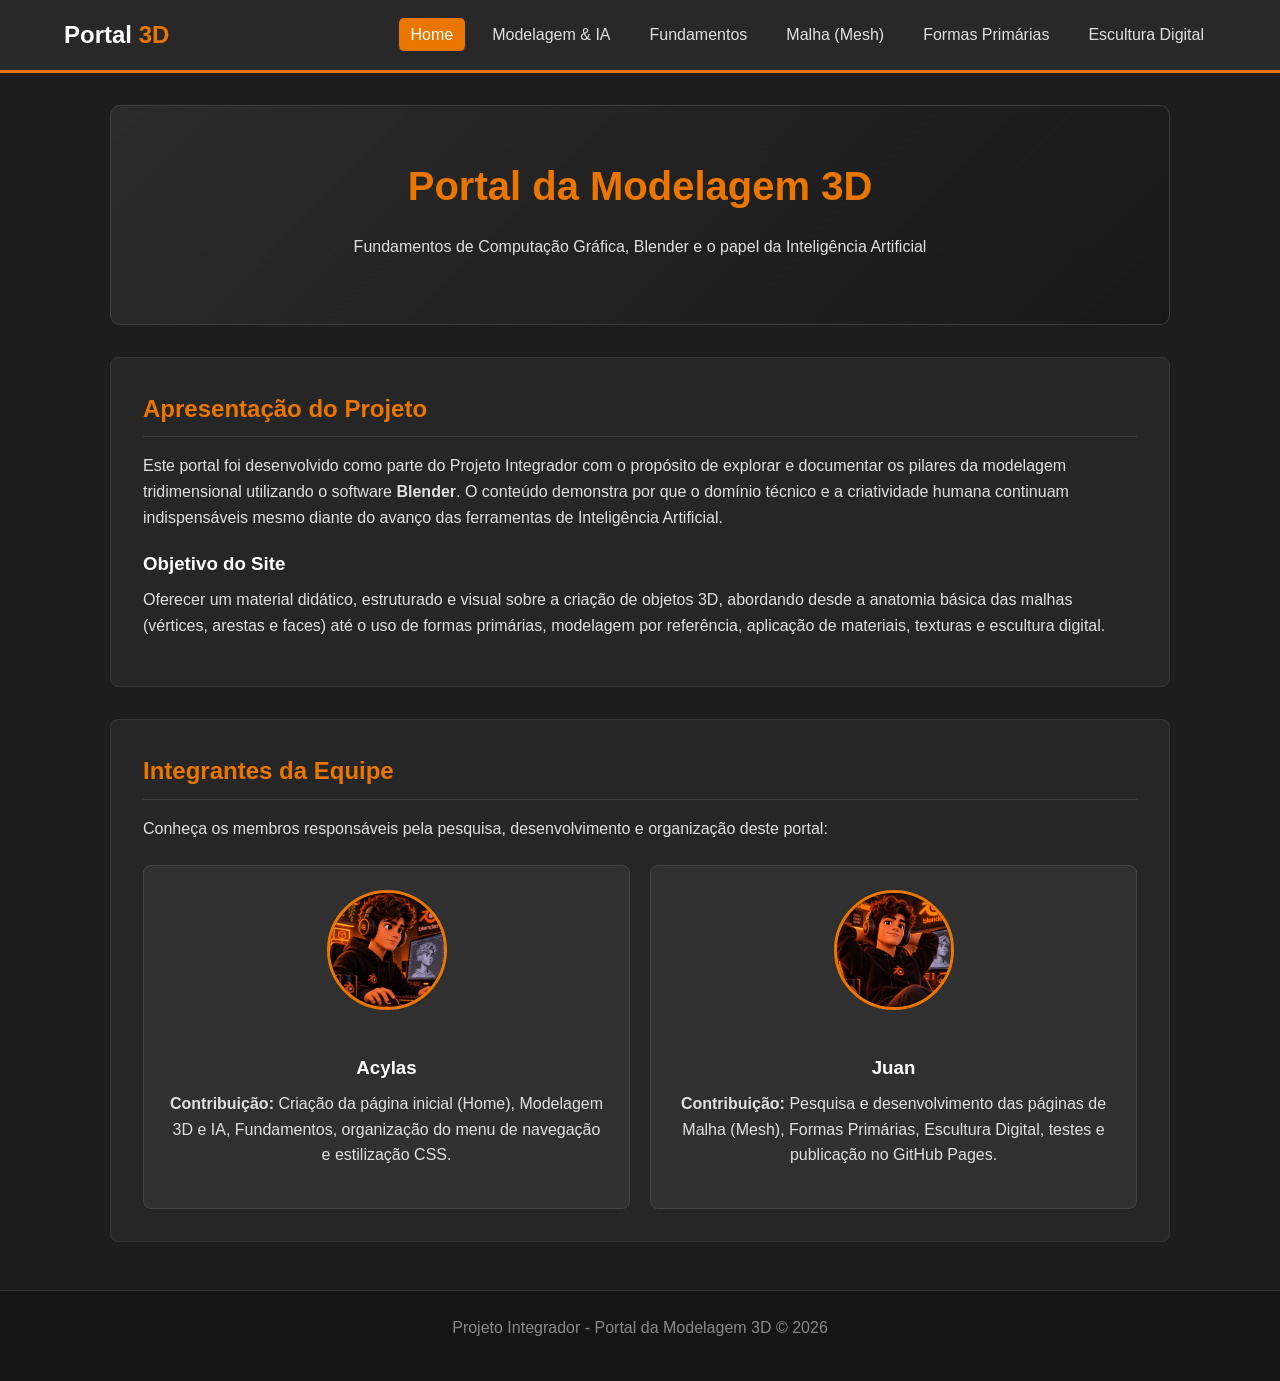
<file: index.html>
<!DOCTYPE html>
<html lang="pt-BR">
<head>
    <meta charset="UTF-8">
    <meta name="viewport" content="width=device-width, initial-scale=1.0">
    <title>Home - Portal 3D</title>
    <link rel="stylesheet" href="style.css">
</head>
<body>
    <header>
        <div class="logo">Portal <span>3D</span></div>
        <nav>
            <ul>
                <li><a href="index.html" class="ativo">Home</a></li>
                <li><a href="paginas/modelagem3d.html">Modelagem & IA</a></li>
                <li><a href="paginas/fundamentos.html">Fundamentos</a></li>
                <li><a href="paginas/mesh.html">Malha (Mesh)</a></li>
                <li><a href="paginas/formas.html">Formas Primárias</a></li>
                <li><a href="paginas/escultura.html">Escultura Digital</a></li>
            </ul>
        </nav>
    </header>

    <main>
        <div class="hero">
            <h1>Portal da Modelagem 3D</h1>
            <p>Fundamentos de Computação Gráfica, Blender e o papel da Inteligência Artificial</p>
        </div>

        <section>
            <h2>Apresentação do Projeto</h2>
            <p>Este portal foi desenvolvido como parte do Projeto Integrador com o propósito de explorar e documentar os pilares da modelagem tridimensional utilizando o software <strong>Blender</strong>. O conteúdo demonstra por que o domínio técnico e a criatividade humana continuam indispensáveis mesmo diante do avanço das ferramentas de Inteligência Artificial.</p>
            
            <h3>Objetivo do Site</h3>
            <p>Oferecer um material didático, estruturado e visual sobre a criação de objetos 3D, abordando desde a anatomia básica das malhas (vértices, arestas e faces) até o uso de formas primárias, modelagem por referência, aplicação de materiais, texturas e escultura digital.</p>
        </section>

        <section>
            <h2>Integrantes da Equipe</h2>
            <p>Conheça os membros responsáveis pela pesquisa, desenvolvimento e organização deste portal:</p>

            <div class="grid-cards">
                <div class="card">
                    <img src="paginas/imagens/0f679bbd-924c-45c1-a65b-ed9233f69ff2.png" alt="Avatar Acylas">
                    <h3>Acylas</h3>
                    <p><strong>Contribuição:</strong> Criação da página inicial (Home), Modelagem 3D e IA, Fundamentos, organização do menu de navegação e estilização CSS.</p>
                </div>

                <div class="card">
                    <img src="paginas/imagens/19b88e48-5088-450a-aa83-69717d3044c1.png" alt="Avatar Juan">
                    <h3>Juan</h3>
                    <p><strong>Contribuição:</strong> Pesquisa e desenvolvimento das páginas de Malha (Mesh), Formas Primárias, Escultura Digital, testes e publicação no GitHub Pages.</p>
                </div>
            </div>
        </section>
    </main>

    <footer>
        <p>Projeto Integrador - Portal da Modelagem 3D © 2026</p>
    </footer>

    <script src="script.js"></script>
</body>
</html>
</file>
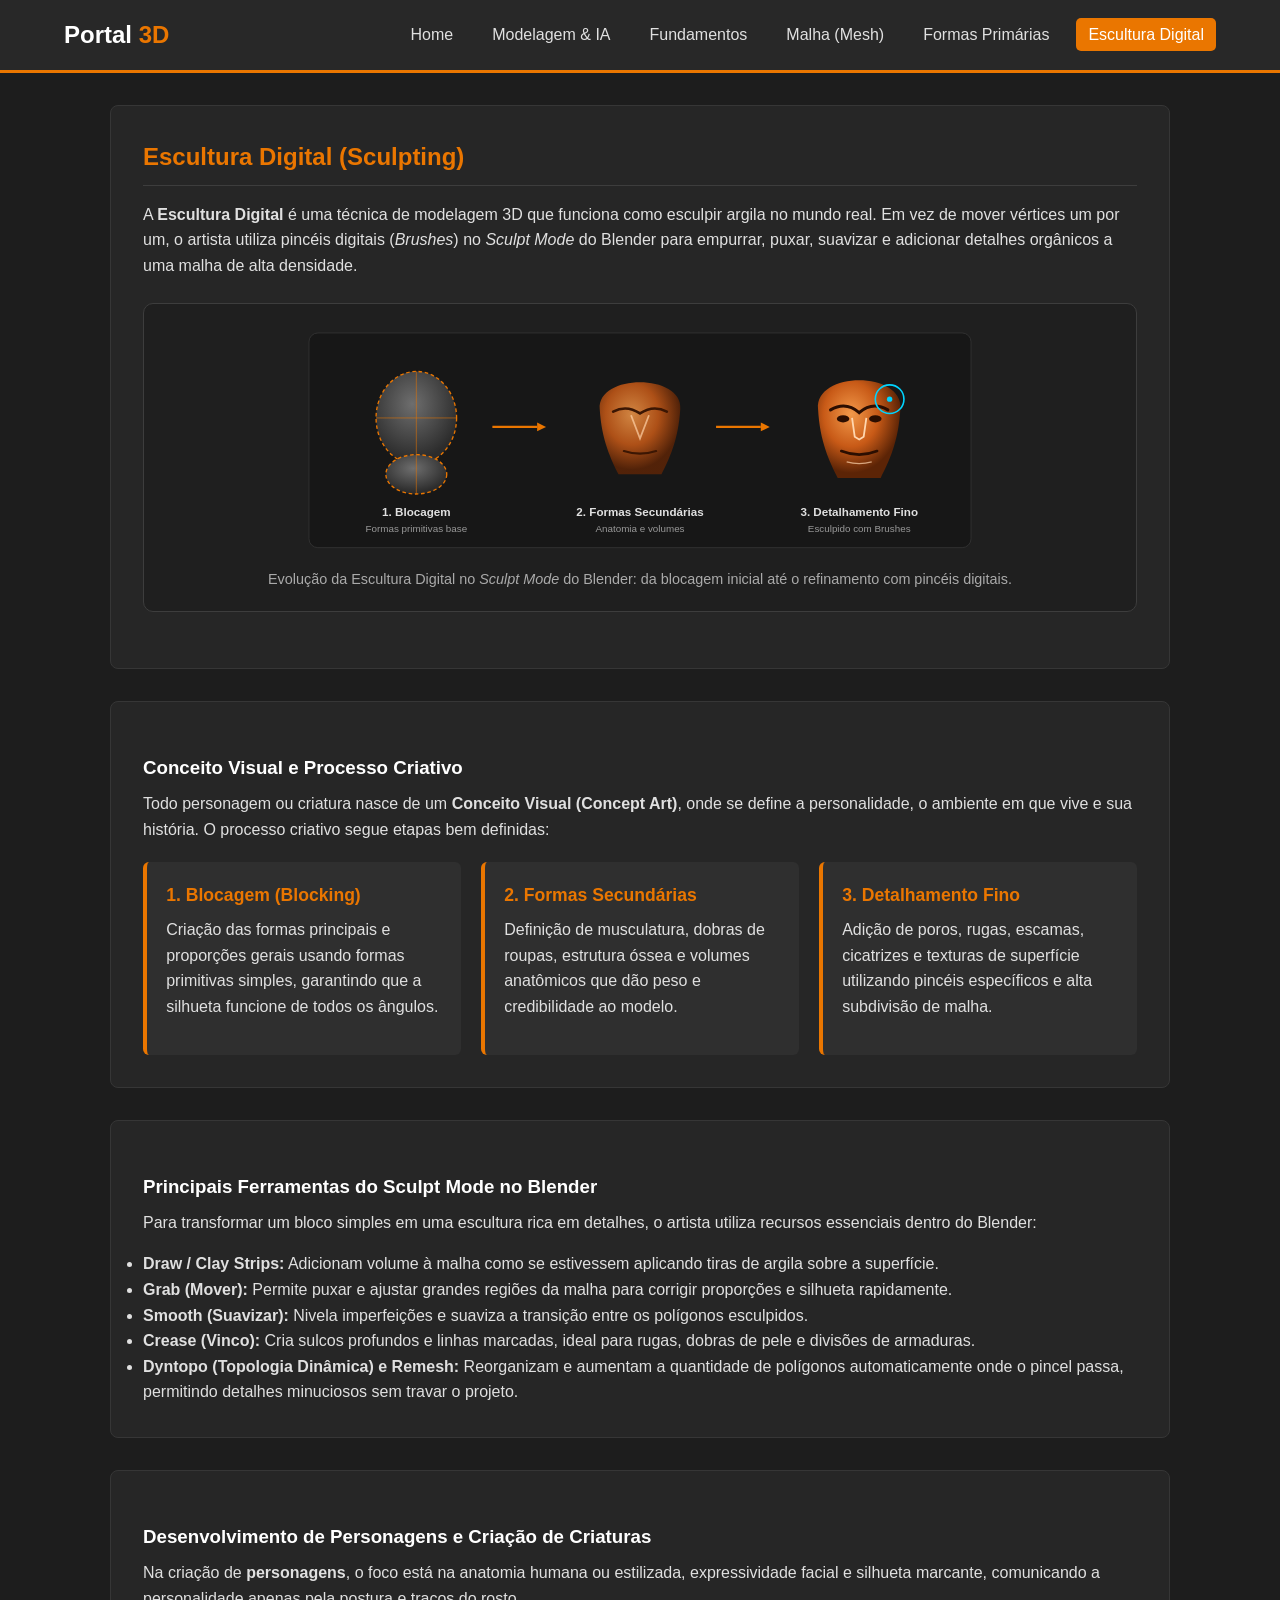
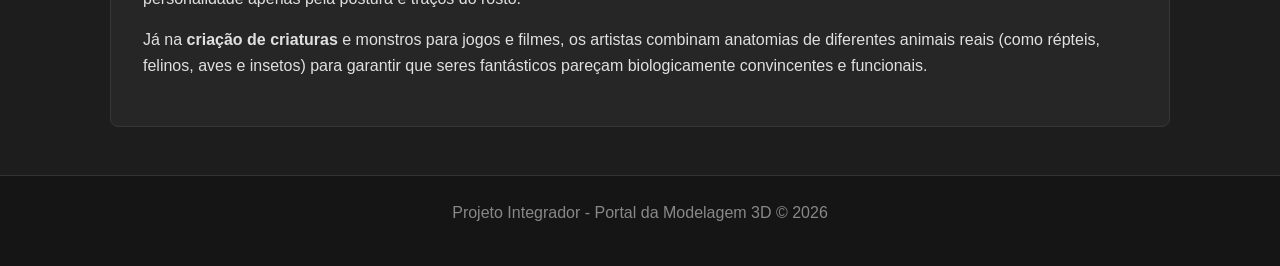
<file: paginas/escultura.html>
<!DOCTYPE html>
<html lang="pt-BR">
<head>
    <meta charset="UTF-8">
    <meta name="viewport" content="width=device-width, initial-scale=1.0">
    <title>Escultura Digital - Portal 3D</title>
    <link rel="stylesheet" href="../style.css">
    <style>
        .ilustracao-box {
            background-color: #1f1f1f;
            border: 1px solid #3d3d3d;
            border-radius: 10px;
            padding: 20px;
            margin: 1.5rem 0;
            text-align: center;
        }
        .ilustracao-box svg {
            width: 100%;
            max-width: 680px;
            height: auto;
            display: block;
            margin: 0 auto 12px auto;
        }
        .legenda-ilustracao {
            font-size: 0.9rem;
            color: #aaaaaa;
            margin-bottom: 0;
        }
        .etapas-grid {
            display: grid;
            grid-template-columns: repeat(auto-fit, minmax(260px, 1fr));
            gap: 20px;
            margin-top: 1.2rem;
        }
        .etapa-card {
            background-color: #2f2f2f;
            border-left: 4px solid #ea7600;
            padding: 1.2rem;
            border-radius: 6px;
        }
        .etapa-card h4 {
            color: #ea7600;
            margin-bottom: 0.5rem;
            font-size: 1.1rem;
        }
    </style>
</head>
<body>
    <header>
        <div class="logo">Portal <span>3D</span></div>
        <nav>
            <ul>
                <li><a href="../index.html">Home</a></li>
                <li><a href="modelagem3d.html">Modelagem & IA</a></li>
                <li><a href="fundamentos.html">Fundamentos</a></li>
                <li><a href="mesh.html">Malha (Mesh)</a></li>
                <li><a href="formas.html">Formas Primárias</a></li>
                <li><a href="escultura.html" class="ativo">Escultura Digital</a></li>
            </ul>
        </nav>
    </header>

    <main>
        <section>
            <h2>Escultura Digital (Sculpting)</h2>
            <p>A <strong>Escultura Digital</strong> é uma técnica de modelagem 3D que funciona como esculpir argila no mundo real. Em vez de mover vértices um por um, o artista utiliza pincéis digitais (<em>Brushes</em>) no <em>Sculpt Mode</em> do Blender para empurrar, puxar, suavizar e adicionar detalhes orgânicos a uma malha de alta densidade.</p>

            <div class="ilustracao-box">
                <svg viewBox="0 0 760 260" xmlns="http://www.w3.org/2000/svg">
                    <defs>
                        <radialGradient id="argilaGrad" cx="40%" cy="35%" r="60%">
                            <stop offset="0%" stop-color="#f2994a"/>
                            <stop offset="55%" stop-color="#c85a17"/>
                            <stop offset="100%" stop-color="#5c2406"/>
                        </radialGradient>
                        <radialGradient id="baseGrad" cx="45%" cy="35%" r="60%">
                            <stop offset="0%" stop-color="#6e6e6e"/>
                            <stop offset="100%" stop-color="#2c2c2c"/>
                        </radialGradient>
                    </defs>

                    <!-- Fundo da area de trabalho -->
                    <rect x="10" y="10" width="740" height="240" rx="10" fill="#171717" stroke="#333333"/>

                    <!-- Etapa 1: Blocagem -->
                    <g transform="translate(130, 120)">
                        <ellipse cx="0" cy="-15" rx="45" ry="52" fill="url(#baseGrad)" stroke="#ea7600" stroke-width="1.5" stroke-dasharray="4,3"/>
                        <ellipse cx="0" cy="48" rx="34" ry="22" fill="url(#baseGrad)" stroke="#ea7600" stroke-width="1.5" stroke-dasharray="4,3"/>
                        <line x1="-45" y1="-15" x2="45" y2="-15" stroke="#ea7600" stroke-width="1" opacity="0.6"/>
                        <line x1="0" y1="-67" x2="0" y2="70" stroke="#ea7600" stroke-width="1" opacity="0.6"/>
                        <text x="0" y="95" fill="#e0e0e0" font-size="13" font-weight="bold" text-anchor="middle">1. Blocagem</text>
                        <text x="0" y="112" fill="#999999" font-size="11" text-anchor="middle">Formas primitivas base</text>
                    </g>

                    <!-- Seta 1 -> 2 -->
                    <path d="M 215 115 L 265 115" stroke="#ea7600" stroke-width="2.5"/>
                    <polygon points="265,110 275,115 265,120" fill="#ea7600"/>

                    <!-- Etapa 2: Formas Secundarias -->
                    <g transform="translate(380, 120)">
                        <path d="M -45 -25 C -48 -65, 48 -65, 45 -25 C 43 10, 32 32, 24 48 L -24 48 C -32 32, -43 10, -45 -25 Z" fill="url(#argilaGrad)" opacity="0.85"/>
                        <!-- Arcos superciliares e macas do rosto -->
                        <path d="M -30 -22 Q -15 -30, 0 -20 Q 15 -30, 30 -22" fill="none" stroke="#3b1603" stroke-width="3" stroke-linecap="round"/>
                        <path d="M -10 -18 L 0 8 L 10 -18" fill="none" stroke="#ffd2a6" stroke-width="2" opacity="0.7"/>
                        <path d="M -18 22 Q 0 28, 18 22" fill="none" stroke="#3b1603" stroke-width="2.5" stroke-linecap="round"/>
                        <text x="0" y="95" fill="#e0e0e0" font-size="13" font-weight="bold" text-anchor="middle">2. Formas Secundárias</text>
                        <text x="0" y="112" fill="#999999" font-size="11" text-anchor="middle">Anatomia e volumes</text>
                    </g>

                    <!-- Seta 2 -> 3 -->
                    <path d="M 465 115 L 515 115" stroke="#ea7600" stroke-width="2.5"/>
                    <polygon points="515,110 525,115 515,120" fill="#ea7600"/>

                    <!-- Etapa 3: Detalhamento Fino + Brush -->
                    <g transform="translate(625, 120)">
                        <path d="M -46 -25 C -50 -68, 50 -68, 46 -25 C 44 12, 33 34, 24 52 L -24 52 C -33 34, -44 12, -46 -25 Z" fill="url(#argilaGrad)"/>
                        <!-- Detalhes de expressao e texturas -->
                        <path d="M -32 -24 Q -15 -34, 0 -21 Q 15 -34, 32 -24" fill="none" stroke="#2b0e01" stroke-width="3.5" stroke-linecap="round"/>
                        <ellipse cx="-18" cy="-14" rx="7" ry="4" fill="#2b0e01"/>
                        <ellipse cx="18" cy="-14" rx="7" ry="4" fill="#2b0e01"/>
                        <path d="M -8 -15 L -5 6 L 0 9 L 5 6 L 8 -15" fill="none" stroke="#ffd7b0" stroke-width="2"/>
                        <path d="M -20 22 Q 0 30, 20 22" fill="none" stroke="#2b0e01" stroke-width="3" stroke-linecap="round"/>
                        <path d="M -14 34 Q 0 38, 14 34" fill="none" stroke="#ffd7b0" stroke-width="1.5" opacity="0.7"/>
                        <!-- Simbolo de Brush do Blender -->
                        <circle cx="34" cy="-36" r="16" fill="none" stroke="#00d4ff" stroke-width="1.8"/>
                        <circle cx="34" cy="-36" r="3" fill="#00d4ff"/>
                        <text x="0" y="95" fill="#e0e0e0" font-size="13" font-weight="bold" text-anchor="middle">3. Detalhamento Fino</text>
                        <text x="0" y="112" fill="#999999" font-size="11" text-anchor="middle">Esculpido com Brushes</text>
                    </g>
                </svg>
                <p class="legenda-ilustracao">Evolução da Escultura Digital no <em>Sculpt Mode</em> do Blender: da blocagem inicial até o refinamento com pincéis digitais.</p>
            </div>
        </section>

        <section>
            <h3>Conceito Visual e Processo Criativo</h3>
            <p>Todo personagem ou criatura nasce de um <strong>Conceito Visual (Concept Art)</strong>, onde se define a personalidade, o ambiente em que vive e sua história. O processo criativo segue etapas bem definidas:</p>

            <div class="etapas-grid">
                <div class="etapa-card">
                    <h4>1. Blocagem (Blocking)</h4>
                    <p>Criação das formas principais e proporções gerais usando formas primitivas simples, garantindo que a silhueta funcione de todos os ângulos.</p>
                </div>

                <div class="etapa-card">
                    <h4>2. Formas Secundárias</h4>
                    <p>Definição de musculatura, dobras de roupas, estrutura óssea e volumes anatômicos que dão peso e credibilidade ao modelo.</p>
                </div>

                <div class="etapa-card">
                    <h4>3. Detalhamento Fino</h4>
                    <p>Adição de poros, rugas, escamas, cicatrizes e texturas de superfície utilizando pincéis específicos e alta subdivisão de malha.</p>
                </div>
            </div>
        </section>

        <section>
            <h3>Principais Ferramentas do Sculpt Mode no Blender</h3>
            <p>Para transformar um bloco simples em uma escultura rica em detalhes, o artista utiliza recursos essenciais dentro do Blender:</p>
            <ul>
                <li><strong>Draw / Clay Strips:</strong> Adicionam volume à malha como se estivessem aplicando tiras de argila sobre a superfície.</li>
                <li><strong>Grab (Mover):</strong> Permite puxar e ajustar grandes regiões da malha para corrigir proporções e silhueta rapidamente.</li>
                <li><strong>Smooth (Suavizar):</strong> Nivela imperfeições e suaviza a transição entre os polígonos esculpidos.</li>
                <li><strong>Crease (Vinco):</strong> Cria sulcos profundos e linhas marcadas, ideal para rugas, dobras de pele e divisões de armaduras.</li>
                <li><strong>Dyntopo (Topologia Dinâmica) e Remesh:</strong> Reorganizam e aumentam a quantidade de polígonos automaticamente onde o pincel passa, permitindo detalhes minuciosos sem travar o projeto.</li>
            </ul>
        </section>

        <section>
            <h3>Desenvolvimento de Personagens e Criação de Criaturas</h3>
            <p>Na criação de <strong>personagens</strong>, o foco está na anatomia humana ou estilizada, expressividade facial e silhueta marcante, comunicando a personalidade apenas pela postura e traços do rosto.</p>
            <p>Já na <strong>criação de criaturas</strong> e monstros para jogos e filmes, os artistas combinam anatomias de diferentes animais reais (como répteis, felinos, aves e insetos) para garantir que seres fantásticos pareçam biologicamente convincentes e funcionais.</p>
        </section>
    </main>

    <footer>
        <p>Projeto Integrador - Portal da Modelagem 3D © 2026</p>
    </footer>

    <script src="../script.js"></script>
</body>
</html>
</file>
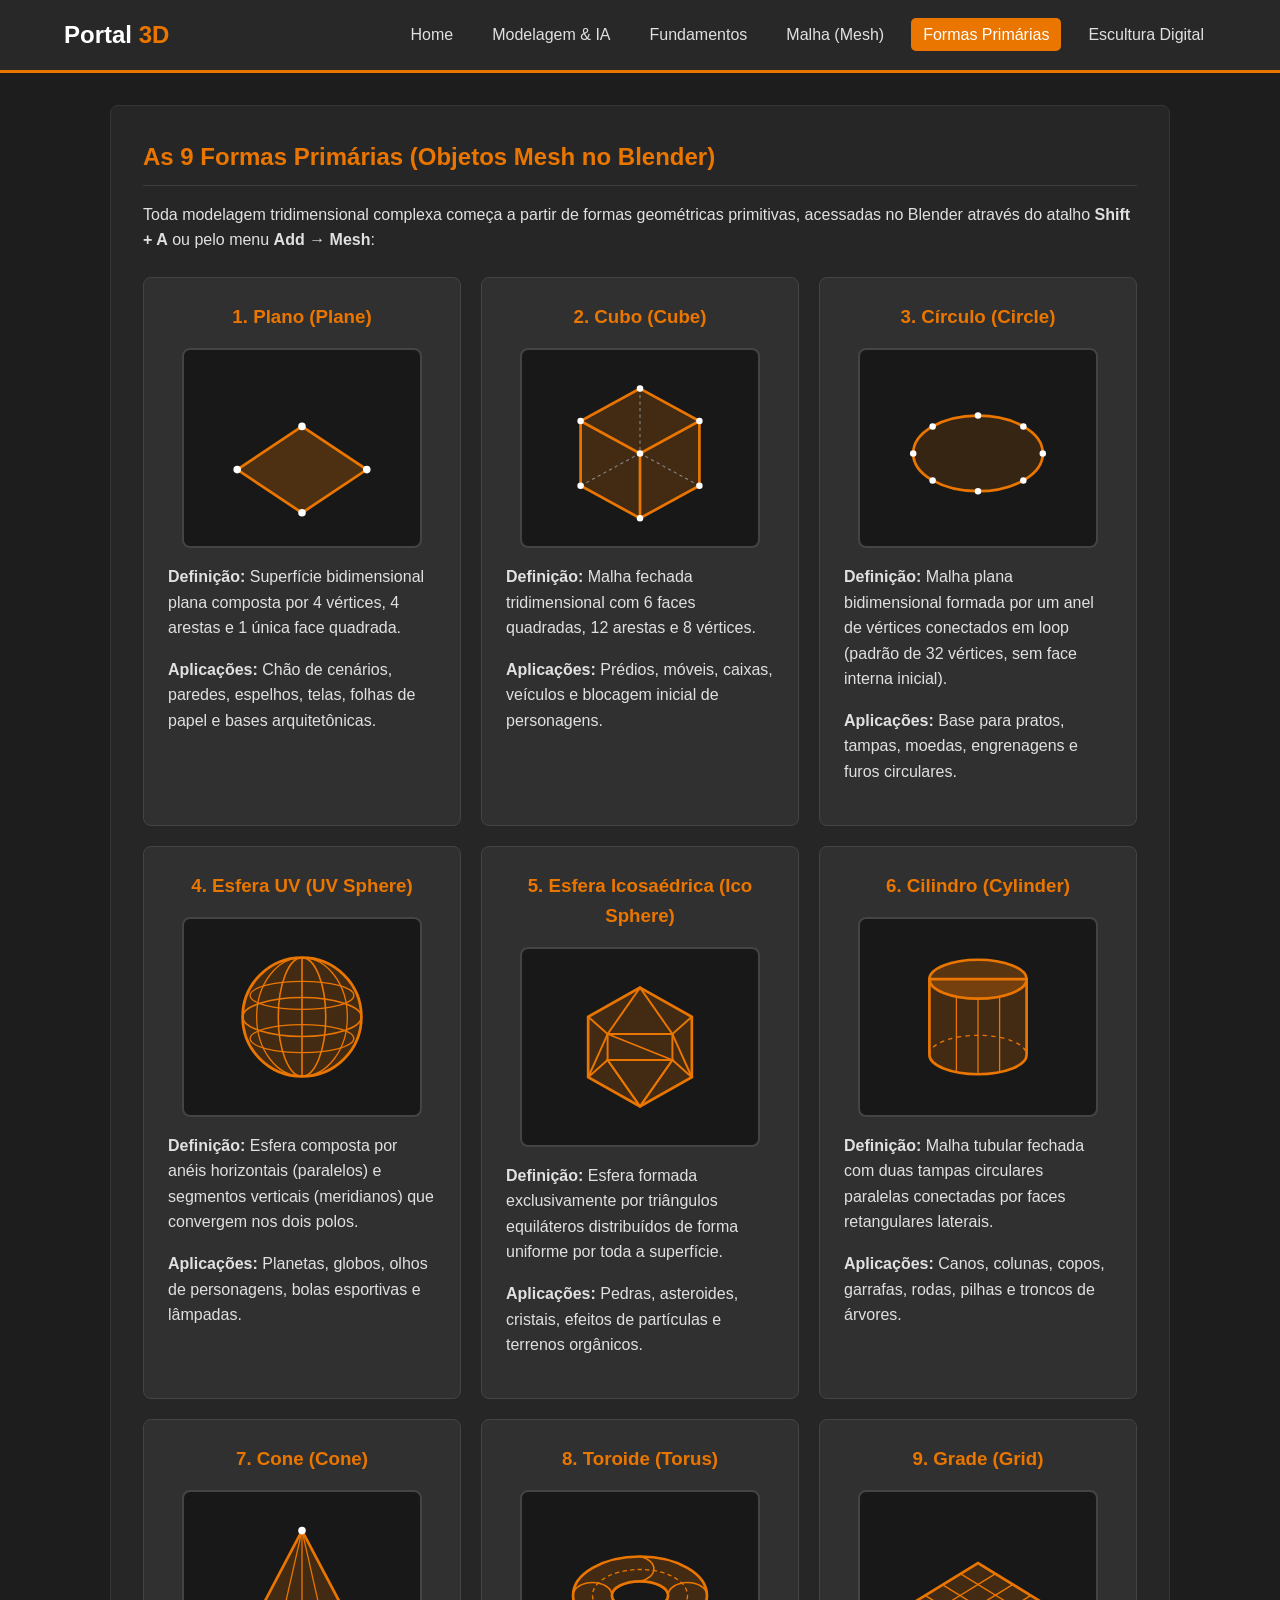
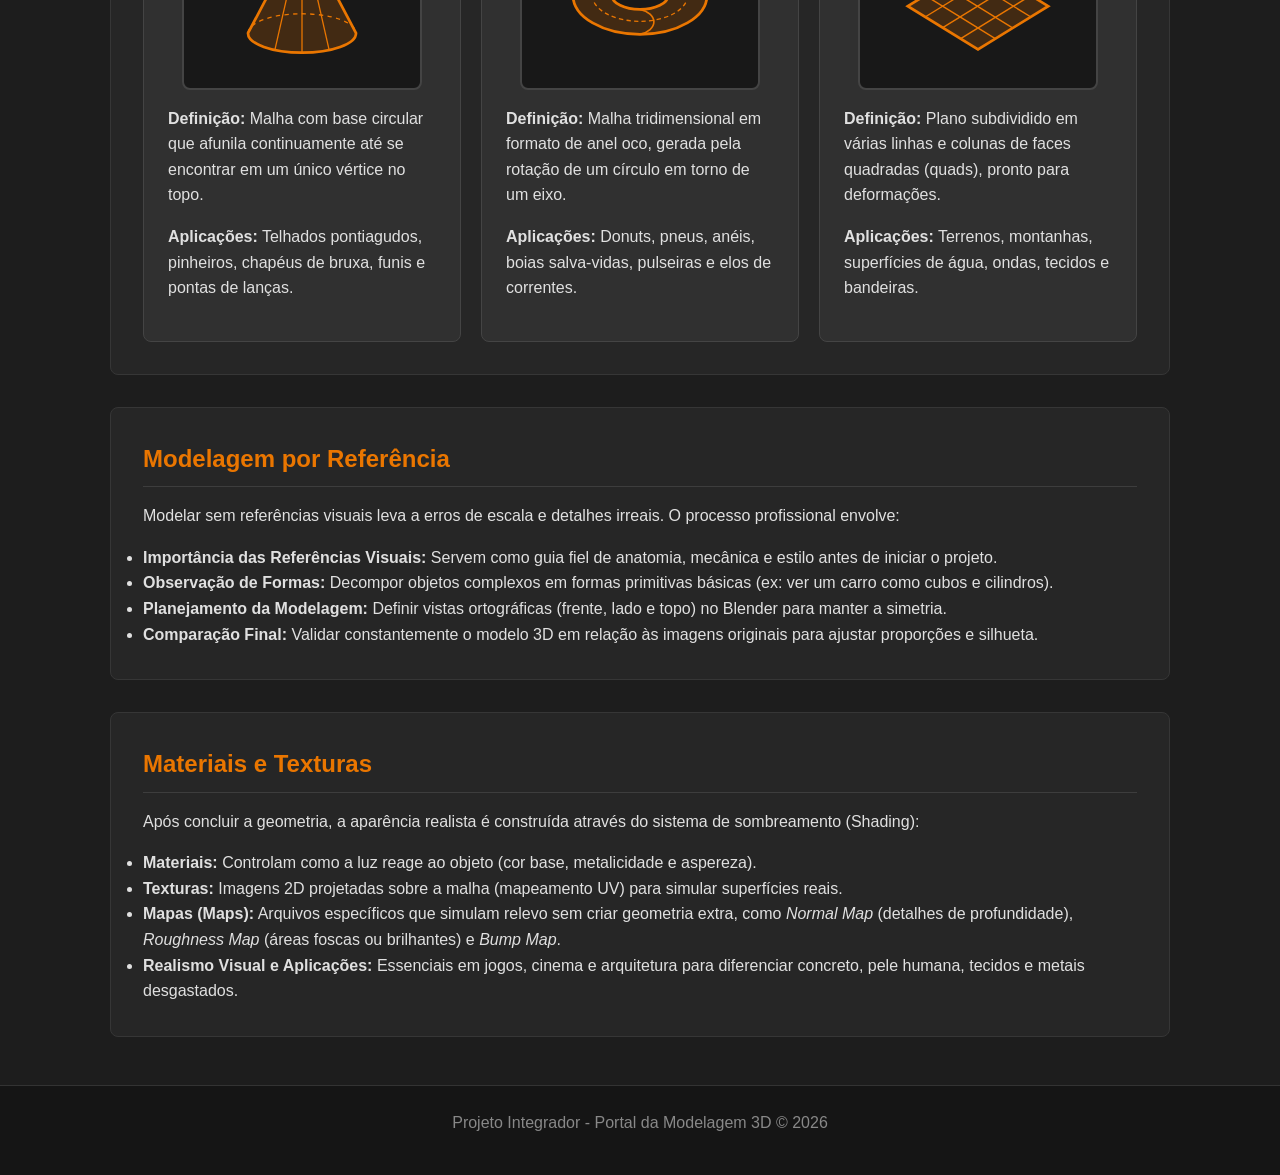
<file: paginas/formas.html>
<!DOCTYPE html>
<html lang="pt-BR">
<head>
    <meta charset="UTF-8">
    <meta name="viewport" content="width=device-width, initial-scale=1.0">
    <title>Formas Primárias e Materiais - Portal 3D</title>
    <link rel="stylesheet" href="../style.css">
    <style>
        .svg-forma {
            width: 100%;
            max-width: 240px;
            height: 200px;
            margin: 1rem auto;
            display: block;
            background-color: #181818;
            border: 2px solid #444;
            border-radius: 8px;
            padding: 10px;
        }
        .grid-formas {
            display: grid;
            grid-template-columns: repeat(auto-fit, minmax(290px, 1fr));
            gap: 20px;
            margin-top: 1.5rem;
        }
        .card-forma {
            background-color: #303030;
            padding: 1.5rem;
            border-radius: 8px;
            border: 1px solid #444;
            transition: transform 0.3s, border-color 0.3s;
        }
        .card-forma:hover {
            transform: translateY(-4px);
            border-color: #ea7600;
        }
        .card-forma h3 {
            color: #ea7600;
            margin-top: 0;
            text-align: center;
        }
    </style>
</head>
<body>
    <header>
        <div class="logo">Portal <span>3D</span></div>
        <nav>
            <ul>
                <li><a href="../index.html">Home</a></li>
                <li><a href="modelagem3d.html">Modelagem & IA</a></li>
                <li><a href="fundamentos.html">Fundamentos</a></li>
                <li><a href="mesh.html">Malha (Mesh)</a></li>
                <li><a href="formas.html" class="ativo">Formas Primárias</a></li>
                <li><a href="escultura.html">Escultura Digital</a></li>
            </ul>
        </nav>
    </header>

    <main>
        <section>
            <h2>As 9 Formas Primárias (Objetos Mesh no Blender)</h2>
            <p>Toda modelagem tridimensional complexa começa a partir de formas geométricas primitivas, acessadas no Blender através do atalho <strong>Shift + A</strong> ou pelo menu <strong>Add &rarr; Mesh</strong>:</p>

            <div class="grid-formas">
                <!-- 1. Plano (Plane) -->
                <div class="card-forma">
                    <h3>1. Plano (Plane)</h3>
                    <svg class="svg-forma" viewBox="0 0 200 160" xmlns="http://www.w3.org/2000/svg">
                        <polygon points="40,100 100,60 160,100 100,140" fill="#ea7600" fill-opacity="0.25" stroke="#ea7600" stroke-width="2.5"/>
                        <circle cx="40" cy="100" r="3.5" fill="#fff"/>
                        <circle cx="100" cy="60" r="3.5" fill="#fff"/>
                        <circle cx="160" cy="100" r="3.5" fill="#fff"/>
                        <circle cx="100" cy="140" r="3.5" fill="#fff"/>
                    </svg>
                    <p><strong>Definição:</strong> Superfície bidimensional plana composta por 4 vértices, 4 arestas e 1 única face quadrada.</p>
                    <p><strong>Aplicações:</strong> Chão de cenários, paredes, espelhos, telas, folhas de papel e bases arquitetônicas.</p>
                </div>

                <!-- 2. Cubo (Cube) -->
                <div class="card-forma">
                    <h3>2. Cubo (Cube)</h3>
                    <svg class="svg-forma" viewBox="0 0 200 160" xmlns="http://www.w3.org/2000/svg">
                        <polygon points="100,25 155,55 155,115 100,145 45,115 45,55" fill="#ea7600" fill-opacity="0.2" stroke="#ea7600" stroke-width="2.5"/>
                        <polyline points="45,55 100,85 155,55" fill="none" stroke="#ea7600" stroke-width="2.5"/>
                        <line x1="100" y1="85" x2="100" y2="145" stroke="#ea7600" stroke-width="2.5"/>
                        <line x1="100" y1="25" x2="100" y2="85" stroke="#888" stroke-width="1" stroke-dasharray="3,3"/>
                        <line x1="45" y1="115" x2="100" y2="85" stroke="#888" stroke-width="1" stroke-dasharray="3,3"/>
                        <line x1="155" y1="115" x2="100" y2="85" stroke="#888" stroke-width="1" stroke-dasharray="3,3"/>
                        <circle cx="100" cy="25" r="3" fill="#fff"/><circle cx="155" cy="55" r="3" fill="#fff"/>
                        <circle cx="155" cy="115" r="3" fill="#fff"/><circle cx="100" cy="145" r="3" fill="#fff"/>
                        <circle cx="45" cy="115" r="3" fill="#fff"/><circle cx="45" cy="55" r="3" fill="#fff"/>
                        <circle cx="100" cy="85" r="3" fill="#fff"/>
                    </svg>
                    <p><strong>Definição:</strong> Malha fechada tridimensional com 6 faces quadradas, 12 arestas e 8 vértices.</p>
                    <p><strong>Aplicações:</strong> Prédios, móveis, caixas, veículos e blocagem inicial de personagens.</p>
                </div>

                <!-- 3. Círculo (Circle) -->
                <div class="card-forma">
                    <h3>3. Círculo (Circle)</h3>
                    <svg class="svg-forma" viewBox="0 0 200 160" xmlns="http://www.w3.org/2000/svg">
                        <ellipse cx="100" cy="85" rx="60" ry="35" fill="#ea7600" fill-opacity="0.15" stroke="#ea7600" stroke-width="2.5"/>
                        <circle cx="160" cy="85" r="3" fill="#fff"/><circle cx="142" cy="110" r="3" fill="#fff"/>
                        <circle cx="100" cy="120" r="3" fill="#fff"/><circle cx="58" cy="110" r="3" fill="#fff"/>
                        <circle cx="40" cy="85" r="3" fill="#fff"/><circle cx="58" cy="60" r="3" fill="#fff"/>
                        <circle cx="100" cy="50" r="3" fill="#fff"/><circle cx="142" cy="60" r="3" fill="#fff"/>
                    </svg>
                    <p><strong>Definição:</strong> Malha plana bidimensional formada por um anel de vértices conectados em loop (padrão de 32 vértices, sem face interna inicial).</p>
                    <p><strong>Aplicações:</strong> Base para pratos, tampas, moedas, engrenagens e furos circulares.</p>
                </div>

                <!-- 4. Esfera UV (UV Sphere) -->
                <div class="card-forma">
                    <h3>4. Esfera UV (UV Sphere)</h3>
                    <svg class="svg-forma" viewBox="0 0 200 160" xmlns="http://www.w3.org/2000/svg">
                        <circle cx="100" cy="80" r="55" fill="#ea7600" fill-opacity="0.2" stroke="#ea7600" stroke-width="2.5"/>
                        <ellipse cx="100" cy="80" rx="55" ry="18" fill="none" stroke="#ea7600" stroke-width="1.5"/>
                        <ellipse cx="100" cy="60" rx="48" ry="13" fill="none" stroke="#ea7600" stroke-width="1.2"/>
                        <ellipse cx="100" cy="100" rx="48" ry="13" fill="none" stroke="#ea7600" stroke-width="1.2"/>
                        <ellipse cx="100" cy="80" rx="22" ry="55" fill="none" stroke="#ea7600" stroke-width="1.5"/>
                        <ellipse cx="100" cy="80" rx="42" ry="55" fill="none" stroke="#ea7600" stroke-width="1.2"/>
                        <line x1="100" y1="25" x2="100" y2="135" stroke="#ea7600" stroke-width="1.5"/>
                    </svg>
                    <p><strong>Definição:</strong> Esfera composta por anéis horizontais (paralelos) e segmentos verticais (meridianos) que convergem nos dois polos.</p>
                    <p><strong>Aplicações:</strong> Planetas, globos, olhos de personagens, bolas esportivas e lâmpadas.</p>
                </div>

                <!-- 5. Esfera Icosaédrica (Ico Sphere) -->
                <div class="card-forma">
                    <h3>5. Esfera Icosaédrica (Ico Sphere)</h3>
                    <svg class="svg-forma" viewBox="0 0 200 160" xmlns="http://www.w3.org/2000/svg">
                        <polygon points="100,25 148,52 148,108 100,135 52,108 52,52" fill="#ea7600" fill-opacity="0.2" stroke="#ea7600" stroke-width="2.5"/>
                        <polygon points="100,25 130,68 70,68" fill="none" stroke="#ea7600" stroke-width="1.8"/>
                        <polygon points="100,135 130,92 70,92" fill="none" stroke="#ea7600" stroke-width="1.8"/>
                        <polyline points="52,52 70,68 52,108 70,92 100,135" fill="none" stroke="#ea7600" stroke-width="1.8"/>
                        <polyline points="148,52 130,68 148,108 130,92 100,135" fill="none" stroke="#ea7600" stroke-width="1.8"/>
                        <line x1="70" y1="68" x2="70" y2="92" stroke="#ea7600" stroke-width="1.8"/>
                        <line x1="130" y1="68" x2="130" y2="92" stroke="#ea7600" stroke-width="1.8"/>
                        <line x1="70" y1="68" x2="130" y2="92" stroke="#ea7600" stroke-width="1.5"/>
                    </svg>
                    <p><strong>Definição:</strong> Esfera formada exclusivamente por triângulos equiláteros distribuídos de forma uniforme por toda a superfície.</p>
                    <p><strong>Aplicações:</strong> Pedras, asteroides, cristais, efeitos de partículas e terrenos orgânicos.</p>
                </div>

                <!-- 6. Cilindro (Cylinder) -->
                <div class="card-forma">
                    <h3>6. Cilindro (Cylinder)</h3>
                    <svg class="svg-forma" viewBox="0 0 200 160" xmlns="http://www.w3.org/2000/svg">
                        <path d="M55,45 L55,115 A45,18 0 0,0 145,115 L145,45 Z" fill="#ea7600" fill-opacity="0.2" stroke="#ea7600" stroke-width="2.5"/>
                        <ellipse cx="100" cy="45" rx="45" ry="18" fill="#ea7600" fill-opacity="0.3" stroke="#ea7600" stroke-width="2.5"/>
                        <path d="M55,115 A45,18 0 0,1 145,115" fill="none" stroke="#ea7600" stroke-width="1.2" stroke-dasharray="4,4"/>
                        <line x1="80" y1="61" x2="80" y2="131" stroke="#ea7600" stroke-width="1.2"/>
                        <line x1="100" y1="63" x2="100" y2="133" stroke="#ea7600" stroke-width="1.2"/>
                        <line x1="120" y1="61" x2="120" y2="131" stroke="#ea7600" stroke-width="1.2"/>
                    </svg>
                    <p><strong>Definição:</strong> Malha tubular fechada com duas tampas circulares paralelas conectadas por faces retangulares laterais.</p>
                    <p><strong>Aplicações:</strong> Canos, colunas, copos, garrafas, rodas, pilhas e troncos de árvores.</p>
                </div>

                <!-- 7. Cone (Cone) -->
                <div class="card-forma">
                    <h3>7. Cone (Cone)</h3>
                    <svg class="svg-forma" viewBox="0 0 200 160" xmlns="http://www.w3.org/2000/svg">
                        <path d="M100,25 L50,120 A50,18 0 0,0 150,120 Z" fill="#ea7600" fill-opacity="0.2" stroke="#ea7600" stroke-width="2.5"/>
                        <path d="M50,120 A50,18 0 0,1 150,120" fill="none" stroke="#ea7600" stroke-width="1.2" stroke-dasharray="4,4"/>
                        <line x1="100" y1="25" x2="75" y2="135" stroke="#ea7600" stroke-width="1.2"/>
                        <line x1="100" y1="25" x2="100" y2="138" stroke="#ea7600" stroke-width="1.2"/>
                        <line x1="100" y1="25" x2="125" y2="135" stroke="#ea7600" stroke-width="1.2"/>
                        <circle cx="100" cy="25" r="3.5" fill="#fff"/>
                    </svg>
                    <p><strong>Definição:</strong> Malha com base circular que afunila continuamente até se encontrar em um único vértice no topo.</p>
                    <p><strong>Aplicações:</strong> Telhados pontiagudos, pinheiros, chapéus de bruxa, funis e pontas de lanças.</p>
                </div>

                <!-- 8. Toroide (Torus) -->
                <div class="card-forma">
                    <h3>8. Toroide (Torus)</h3>
                    <svg class="svg-forma" viewBox="0 0 200 160" xmlns="http://www.w3.org/2000/svg">
                        <ellipse cx="100" cy="85" rx="62" ry="36" fill="#ea7600" fill-opacity="0.2" stroke="#ea7600" stroke-width="2.5"/>
                        <ellipse cx="100" cy="85" rx="26" ry="13" fill="#181818" stroke="#ea7600" stroke-width="2.5"/>
                        <ellipse cx="100" cy="85" rx="44" ry="24" fill="none" stroke="#ea7600" stroke-width="1.2" stroke-dasharray="4,3"/>
                        <path d="M100,49 A18,12 0 0,1 100,72" fill="none" stroke="#ea7600" stroke-width="1.5"/>
                        <path d="M100,98 A18,12 0 0,1 100,121" fill="none" stroke="#ea7600" stroke-width="1.5"/>
                        <path d="M38,85 A18,12 0 0,1 74,85" fill="none" stroke="#ea7600" stroke-width="1.5"/>
                        <path d="M126,85 A18,12 0 0,1 162,85" fill="none" stroke="#ea7600" stroke-width="1.5"/>
                    </svg>
                    <p><strong>Definição:</strong> Malha tridimensional em formato de anel oco, gerada pela rotação de um círculo em torno de um eixo.</p>
                    <p><strong>Aplicações:</strong> Donuts, pneus, anéis, boias salva-vidas, pulseiras e elos de correntes.</p>
                </div>

                <!-- 9. Grade (Grid) / Malha -->
                <div class="card-forma">
                    <h3>9. Grade (Grid)</h3>
                    <svg class="svg-forma" viewBox="0 0 200 160" xmlns="http://www.w3.org/2000/svg">
                        <polygon points="35,95 100,55 165,95 100,135" fill="#ea7600" fill-opacity="0.2" stroke="#ea7600" stroke-width="2.5"/>
                        <line x1="51" y1="85" x2="116" y2="125" stroke="#ea7600" stroke-width="1.3"/>
                        <line x1="67" y1="75" x2="132" y2="115" stroke="#ea7600" stroke-width="1.3"/>
                        <line x1="84" y1="65" x2="149" y2="105" stroke="#ea7600" stroke-width="1.3"/>
                        <line x1="116" y1="65" x2="51" y2="105" stroke="#ea7600" stroke-width="1.3"/>
                        <line x1="132" y1="75" x2="67" y2="115" stroke="#ea7600" stroke-width="1.3"/>
                        <line x1="149" y1="85" x2="84" y2="125" stroke="#ea7600" stroke-width="1.3"/>
                    </svg>
                    <p><strong>Definição:</strong> Plano subdividido em várias linhas e colunas de faces quadradas (quads), pronto para deformações.</p>
                    <p><strong>Aplicações:</strong> Terrenos, montanhas, superfícies de água, ondas, tecidos e bandeiras.</p>
                </div>
            </div>
        </section>

        <section>
            <h2>Modelagem por Referência</h2>
            <p>Modelar sem referências visuais leva a erros de escala e detalhes irreais. O processo profissional envolve:</p>
            <ul>
                <li><strong>Importância das Referências Visuais:</strong> Servem como guia fiel de anatomia, mecânica e estilo antes de iniciar o projeto.</li>
                <li><strong>Observação de Formas:</strong> Decompor objetos complexos em formas primitivas básicas (ex: ver um carro como cubos e cilindros).</li>
                <li><strong>Planejamento da Modelagem:</strong> Definir vistas ortográficas (frente, lado e topo) no Blender para manter a simetria.</li>
                <li><strong>Comparação Final:</strong> Validar constantemente o modelo 3D em relação às imagens originais para ajustar proporções e silhueta.</li>
            </ul>
        </section>

        <section>
            <h2>Materiais e Texturas</h2>
            <p>Após concluir a geometria, a aparência realista é construída através do sistema de sombreamento (Shading):</p>
            <ul>
                <li><strong>Materiais:</strong> Controlam como a luz reage ao objeto (cor base, metalicidade e aspereza).</li>
                <li><strong>Texturas:</strong> Imagens 2D projetadas sobre a malha (mapeamento UV) para simular superfícies reais.</li>
                <li><strong>Mapas (Maps):</strong> Arquivos específicos que simulam relevo sem criar geometria extra, como <em>Normal Map</em> (detalhes de profundidade), <em>Roughness Map</em> (áreas foscas ou brilhantes) e <em>Bump Map</em>.</li>
                <li><strong>Realismo Visual e Aplicações:</strong> Essenciais em jogos, cinema e arquitetura para diferenciar concreto, pele humana, tecidos e metais desgastados.</li>
            </ul>
        </section>
    </main>

    <footer>
        <p>Projeto Integrador - Portal da Modelagem 3D © 2026</p>
    </footer>

    <script src="../script.js"></script>
</body>
</html>
</file>
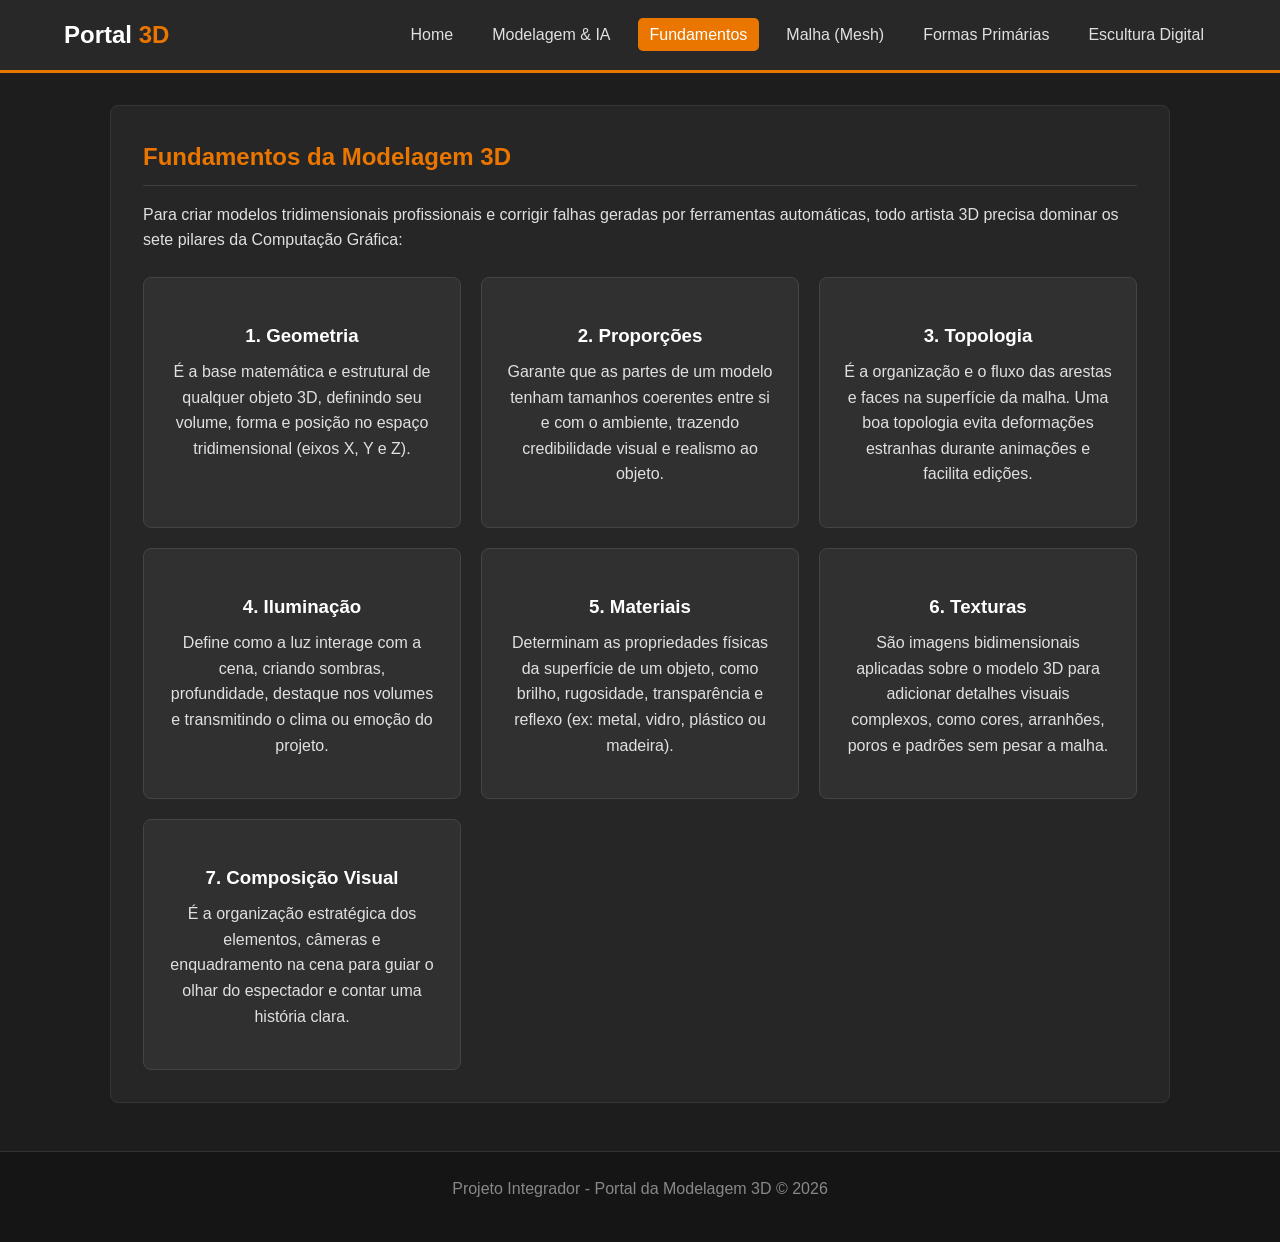
<file: paginas/fundamentos.html>
<!DOCTYPE html>
<html lang="pt-BR">
<head>
    <meta charset="UTF-8">
    <meta name="viewport" content="width=device-width, initial-scale=1.0">
    <title>Fundamentos da Modelagem 3D - Portal 3D</title>
    <link rel="stylesheet" href="../style.css">
</head>
<body>
    <header>
        <div class="logo">Portal <span>3D</span></div>
        <nav>
            <ul>
                <li><a href="../index.html">Home</a></li>
                <li><a href="modelagem3d.html">Modelagem & IA</a></li>
                <li><a href="fundamentos.html" class="ativo">Fundamentos</a></li>
                <li><a href="mesh.html">Malha (Mesh)</a></li>
                <li><a href="formas.html">Formas Primárias</a></li>
                <li><a href="escultura.html">Escultura Digital</a></li>
            </ul>
        </nav>
    </header>

    <main>
        <section>
            <h2>Fundamentos da Modelagem 3D</h2>
            <p>Para criar modelos tridimensionais profissionais e corrigir falhas geradas por ferramentas automáticas, todo artista 3D precisa dominar os sete pilares da Computação Gráfica:</p>

            <div class="grid-cards">
                <div class="card">
                    <h3>1. Geometria</h3>
                    <p>É a base matemática e estrutural de qualquer objeto 3D, definindo seu volume, forma e posição no espaço tridimensional (eixos X, Y e Z).</p>
                </div>

                <div class="card">
                    <h3>2. Proporções</h3>
                    <p>Garante que as partes de um modelo tenham tamanhos coerentes entre si e com o ambiente, trazendo credibilidade visual e realismo ao objeto.</p>
                </div>

                <div class="card">
                    <h3>3. Topologia</h3>
                    <p>É a organização e o fluxo das arestas e faces na superfície da malha. Uma boa topologia evita deformações estranhas durante animações e facilita edições.</p>
                </div>

                <div class="card">
                    <h3>4. Iluminação</h3>
                    <p>Define como a luz interage com a cena, criando sombras, profundidade, destaque nos volumes e transmitindo o clima ou emoção do projeto.</p>
                </div>

                <div class="card">
                    <h3>5. Materiais</h3>
                    <p>Determinam as propriedades físicas da superfície de um objeto, como brilho, rugosidade, transparência e reflexo (ex: metal, vidro, plástico ou madeira).</p>
                </div>

                <div class="card">
                    <h3>6. Texturas</h3>
                    <p>São imagens bidimensionais aplicadas sobre o modelo 3D para adicionar detalhes visuais complexos, como cores, arranhões, poros e padrões sem pesar a malha.</p>
                </div>

                <div class="card">
                    <h3>7. Composição Visual</h3>
                    <p>É a organização estratégica dos elementos, câmeras e enquadramento na cena para guiar o olhar do espectador e contar uma história clara.</p>
                </div>
            </div>
        </section>
    </main>

    <footer>
        <p>Projeto Integrador - Portal da Modelagem 3D &copy; 2026</p>
    </footer>

    <script src="../script.js"></script>
</body>
</html>
</file>
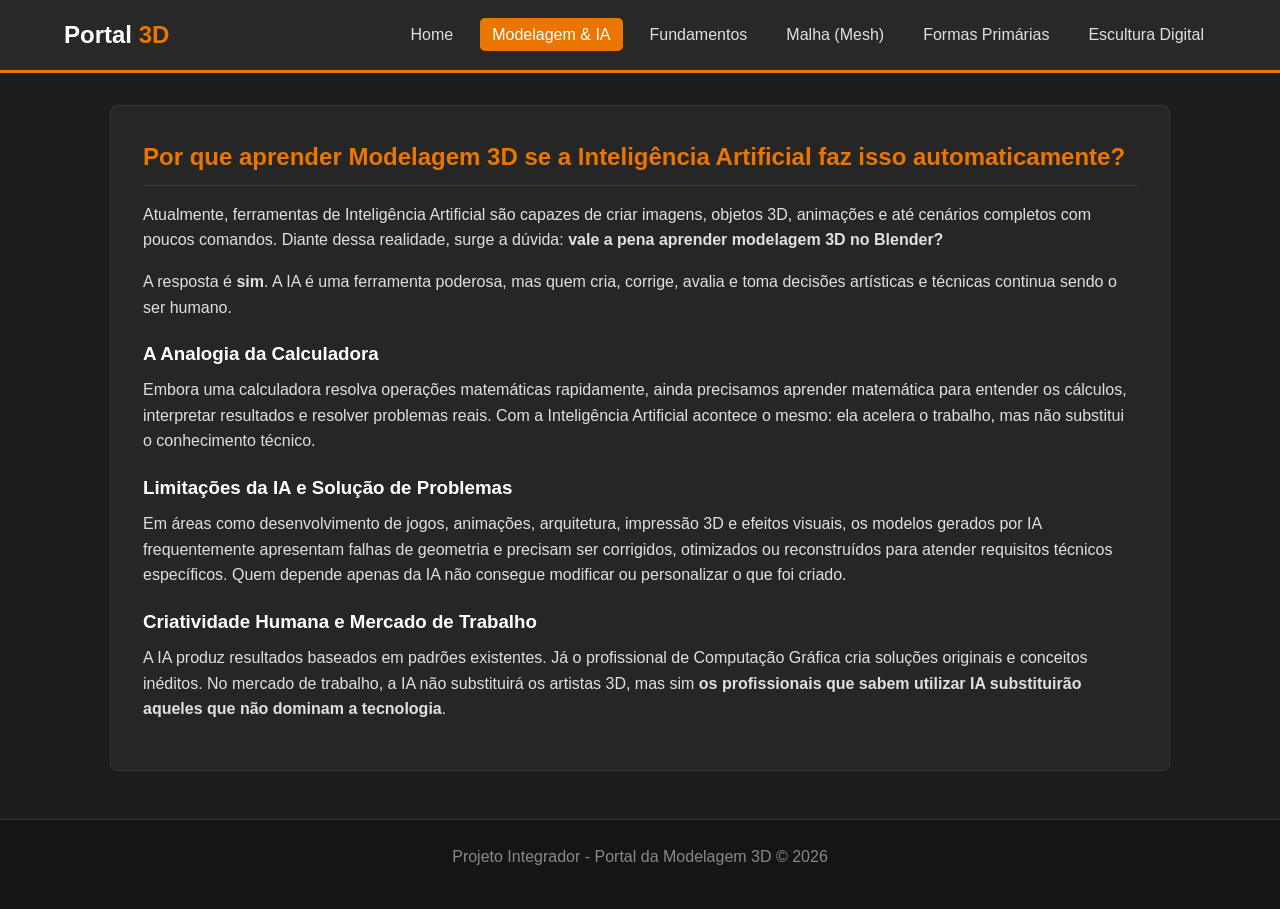
<file: paginas/modelagem3d.html>
<!DOCTYPE html>
<html lang="pt-BR">
<head>
    <meta charset="UTF-8">
    <meta name="viewport" content="width=device-width, initial-scale=1.0">
    <title>Modelagem 3D e IA - Portal 3D</title>
    <link rel="stylesheet" href="../style.css">
</head>
<body>
    <header>
        <div class="logo">Portal <span>3D</span></div>
        <nav>
            <ul>
                <li><a href="../index.html">Home</a></li>
                <li><a href="modelagem3d.html" class="ativo">Modelagem & IA</a></li>
                <li><a href="fundamentos.html">Fundamentos</a></li>
                <li><a href="mesh.html">Malha (Mesh)</a></li>
                <li><a href="formas.html">Formas Primárias</a></li>
                <li><a href="escultura.html">Escultura Digital</a></li>
            </ul>
        </nav>
    </header>

    <main>
        <section>
            <h2>Por que aprender Modelagem 3D se a Inteligência Artificial faz isso automaticamente?</h2>
            <p>Atualmente, ferramentas de Inteligência Artificial são capazes de criar imagens, objetos 3D, animações e até cenários completos com poucos comandos. Diante dessa realidade, surge a dúvida: <strong>vale a pena aprender modelagem 3D no Blender?</strong></p>
            <p>A resposta é <strong>sim</strong>. A IA é uma ferramenta poderosa, mas quem cria, corrige, avalia e toma decisões artísticas e técnicas continua sendo o ser humano.</p>

            <h3>A Analogia da Calculadora</h3>
            <p>Embora uma calculadora resolva operações matemáticas rapidamente, ainda precisamos aprender matemática para entender os cálculos, interpretar resultados e resolver problemas reais. Com a Inteligência Artificial acontece o mesmo: ela acelera o trabalho, mas não substitui o conhecimento técnico.</p>

            <h3>Limitações da IA e Solução de Problemas</h3>
            <p>Em áreas como desenvolvimento de jogos, animações, arquitetura, impressão 3D e efeitos visuais, os modelos gerados por IA frequentemente apresentam falhas de geometria e precisam ser corrigidos, otimizados ou reconstruídos para atender requisitos técnicos específicos. Quem depende apenas da IA não consegue modificar ou personalizar o que foi criado.</p>

            <h3>Criatividade Humana e Mercado de Trabalho</h3>
            <p>A IA produz resultados baseados em padrões existentes. Já o profissional de Computação Gráfica cria soluções originais e conceitos inéditos. No mercado de trabalho, a IA não substituirá os artistas 3D, mas sim <strong>os profissionais que sabem utilizar IA substituirão aqueles que não dominam a tecnologia</strong>.</p>
        </section>
    </main>

    <footer>
        <p>Projeto Integrador - Portal da Modelagem 3D &copy; 2026</p>
    </footer>

    <script src="../script.js"></script>
</body>
</html>
</file>
<file: style.css>
* {
    margin: 0;
    padding: 0;
    box-sizing: border-box;
    font-family: 'Segoe UI', Tahoma, Geneva, Verdana, sans-serif;
}

body {
    background-color: #1d1d1d;
    color: #e0e0e0;
    line-height: 1.6;
}

header {
    background-color: #282828;
    border-bottom: 3px solid #ea7600;
    padding: 1rem 5%;
    display: flex;
    justify-content: space-between;
    align-items: center;
    flex-wrap: wrap;
    position: sticky;
    top: 0;
    z-index: 1000;
}

.logo {
    font-size: 1.5rem;
    font-weight: bold;
    color: #ffffff;
}

.logo span {
    color: #ea7600;
}

nav ul {
    list-style: none;
    display: flex;
    gap: 15px;
    flex-wrap: wrap;
}

nav a {
    color: #e0e0e0;
    text-decoration: none;
    font-weight: 500;
    padding: 8px 12px;
    border-radius: 5px;
    transition: background 0.3s, color 0.3s;
}

nav a:hover, nav a.ativo {
    background-color: #ea7600;
    color: #ffffff;
}

main {
    max-width: 1100px;
    margin: 2rem auto;
    padding: 0 20px;
}

.hero {
    background: linear-gradient(135deg, #2b2b2b 0%, #181818 100%);
    padding: 3rem 2rem;
    border-radius: 10px;
    text-align: center;
    border: 1px solid #3d3d3d;
    margin-bottom: 2rem;
}

.hero h1 {
    font-size: 2.5rem;
    color: #ea7600;
    margin-bottom: 1rem;
}

section {
    background-color: #262626;
    padding: 2rem;
    border-radius: 8px;
    margin-bottom: 2rem;
    border: 1px solid #363636;
}

h2 {
    color: #ea7600;
    margin-bottom: 1rem;
    border-bottom: 1px solid #3d3d3d;
    padding-bottom: 0.5rem;
}

h3 {
    color: #ffffff;
    margin: 1.2rem 0 0.5rem 0;
}

p {
    margin-bottom: 1rem;
}

.grid-cards {
    display: grid;
    grid-template-columns: repeat(auto-fit, minmax(250px, 1fr));
    gap: 20px;
    margin-top: 1.5rem;
}

.card {
    background-color: #303030;
    padding: 1.5rem;
    border-radius: 8px;
    text-align: center;
    border: 1px solid #444;
    transition: transform 0.3s;
}

.card:hover {
    transform: translateY(-5px);
    border-color: #ea7600;
}

.card img {
    width: 120px;
    height: 120px;
    border-radius: 50%;
    object-fit: cover;
    border: 3px solid #ea7600;
    margin-bottom: 1rem;
    background-color: #1d1d1d;
}

.img-ilustrativa {
    width: 100%;
    max-width: 500px;
    border-radius: 8px;
    margin: 1rem auto;
    display: block;
    border: 2px solid #444;
    cursor: pointer;
}

.btn {
    display: inline-block;
    background-color: #ea7600;
    color: #fff;
    padding: 10px 20px;
    border: none;
    border-radius: 5px;
    cursor: pointer;
    font-weight: bold;
    text-decoration: none;
    margin-top: 10px;
}

.btn:hover {
    background-color: #ff8811;
}

footer {
    text-align: center;
    padding: 1.5rem;
    background-color: #151515;
    color: #888;
    border-top: 1px solid #333;
    margin-top: 3rem;
}

.modal {
    display: none;
    position: fixed;
    z-index: 2000;
    left: 0;
    top: 0;
    width: 100%;
    height: 100%;
    background-color: rgba(0,0,0,0.85);
    justify-content: center;
    align-items: center;
}

.modal img {
    max-width: 90%;
    max-height: 85%;
    border: 3px solid #ea7600;
    border-radius: 8px;
}
</file>
